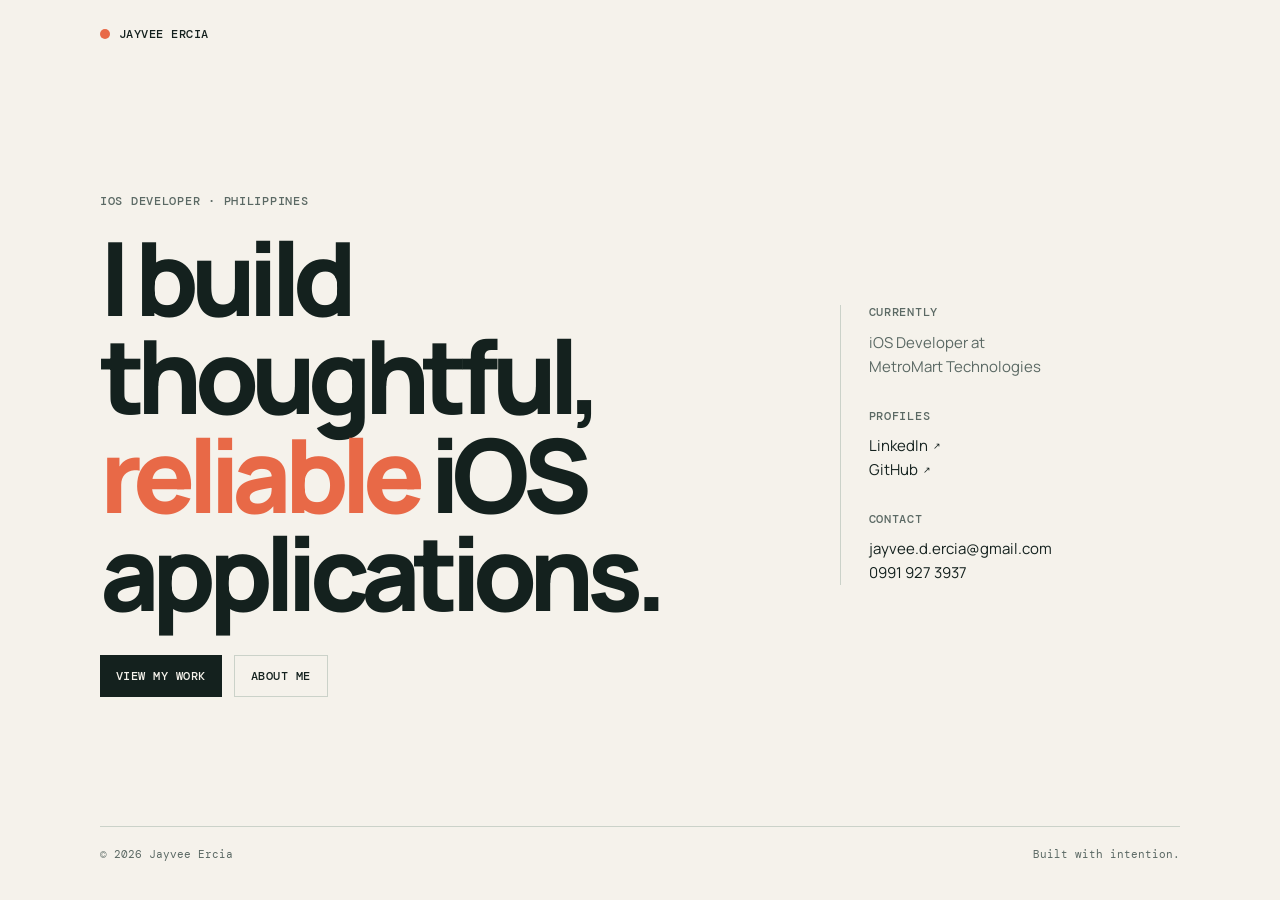
<file: index.html>
<!doctype html>
<html lang="en">

<head>
  <meta charset="UTF-8">
  <meta name="viewport" content="width=device-width, initial-scale=1.0">
  <meta name="description" content="Jayvee Ercia — iOS Developer based in the Philippines.">
  <title>Jayvee Ercia — iOS Developer</title>
  <link rel="preconnect" href="https://fonts.googleapis.com">
  <link rel="preconnect" href="https://fonts.gstatic.com" crossorigin>
  <link href="https://fonts.googleapis.com/css2?family=DM+Mono:wght@400;500&family=Manrope:wght@400;500;600;700;800&display=optional" rel="stylesheet">
  <link rel="stylesheet" href="styles.css?v=4">
</head>

<body>
  <div class="page">
    <nav>
      <a class="brand" href="index.html">
        <i></i>Jayvee Ercia
      </a>
    </nav>

    <main id="top">
      <section>
        <div class="eyebrow">iOS Developer · Philippines</div>

        <h1>I build thoughtful, <em>reliable</em> iOS applications.</h1>

        <div class="home-actions">
          <a class="button button-primary" href="projects.html">View my work</a>
          <a class="button button-secondary" href="about.html">About me</a>
        </div>
      </section>

      <aside class="side">
        <div>
          <div class="label">Currently</div>
          <p>iOS Developer at<br>MetroMart Technologies</p>
        </div>

        <div>
          <div class="label">PROFILES</div>

          <p>
            <a class="contact" href="https://www.linkedin.com/in/jayvee-e/" target="_blank" rel="noreferrer">
              LinkedIn <span aria-hidden="true">↗</span>
            </a><br>

            <a class="contact" href="https://github.com/lcaxgg" target="_blank" rel="noreferrer">
              GitHub <span aria-hidden="true">↗</span>
            </a>
          </p>
        </div>

        <div>
          <div class="label">Contact</div>

          <p>
            <a class="contact" href="mailto:jayvee.d.ercia@gmail.com">
              jayvee.d.ercia@gmail.com
            </a><br>

            <a class="contact" href="tel:+639919273937">
              0991 927 3937
            </a><br>
          </p>
        </div>

      </aside>
    </main>

    <footer>
      <span>© 2026 Jayvee Ercia</span>
      <span>Built with intention.</span>
    </footer>
  </div>
</body>

</html>
</file>
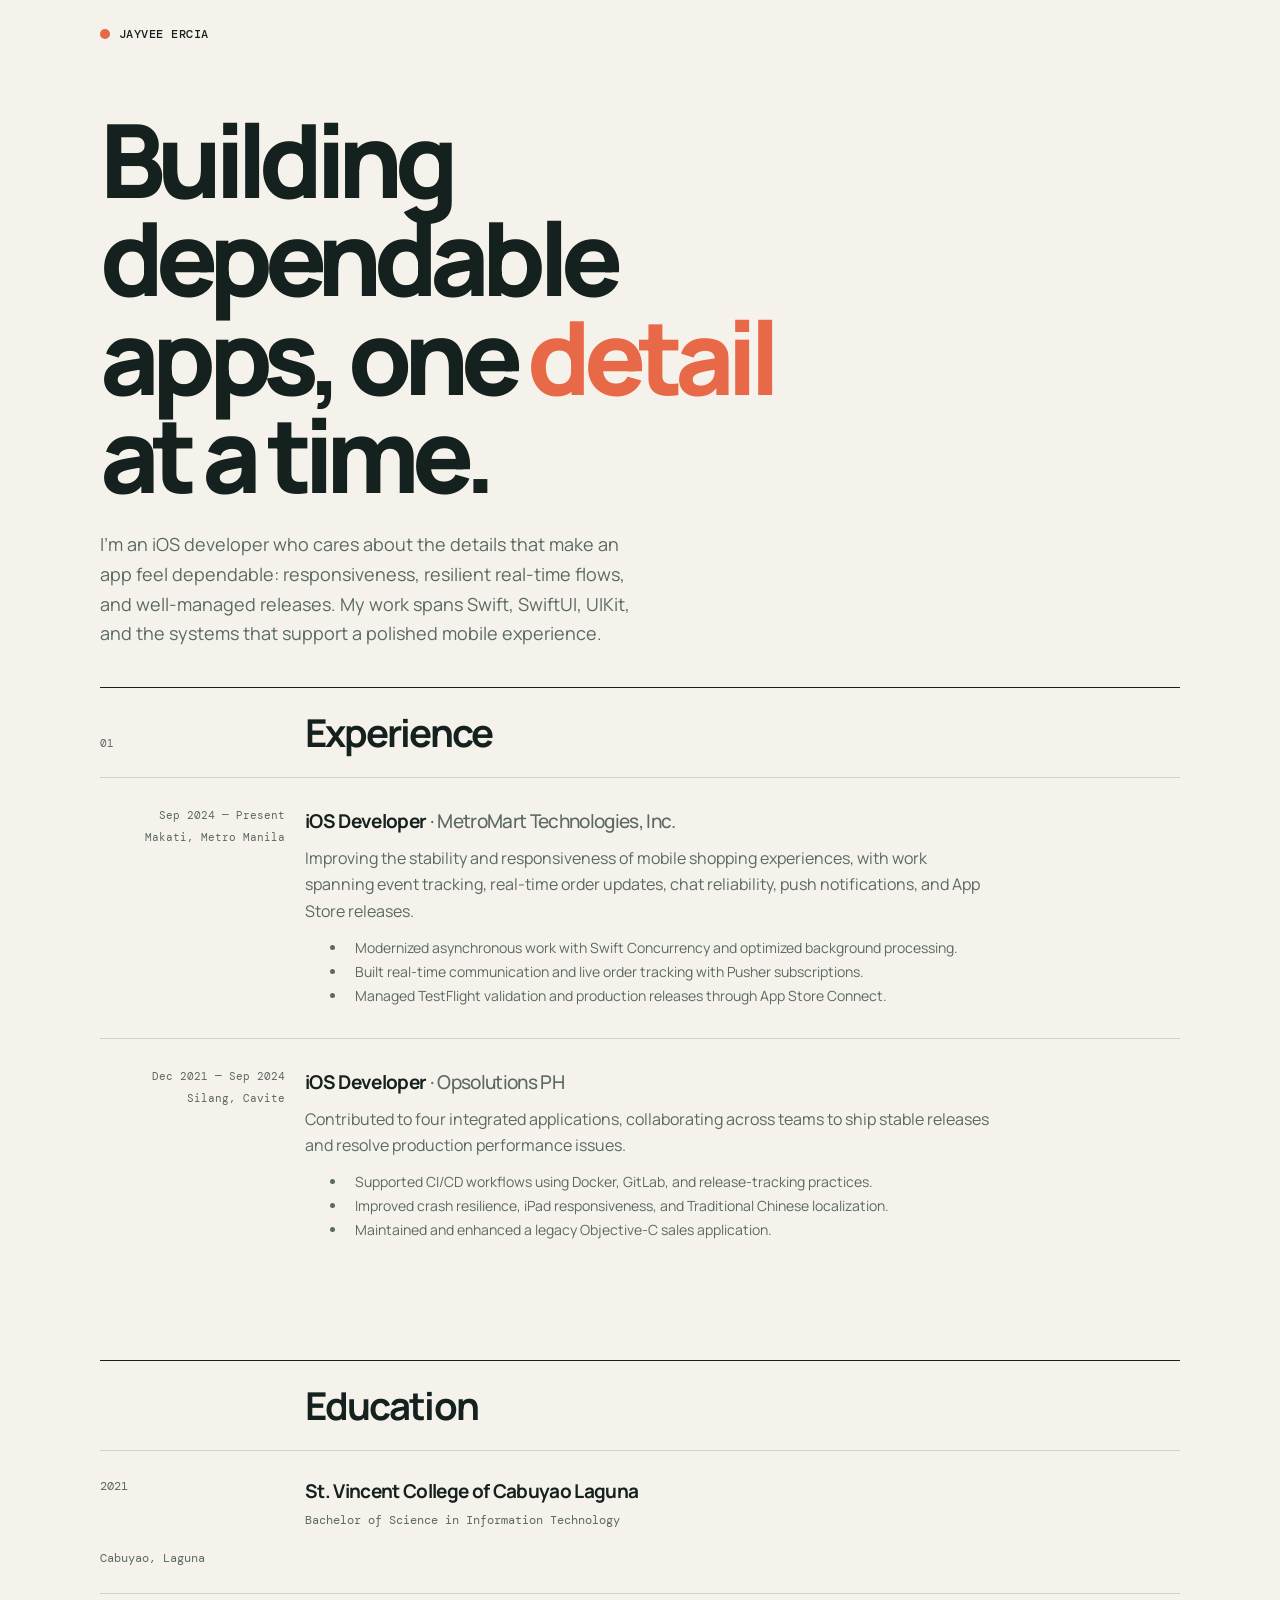
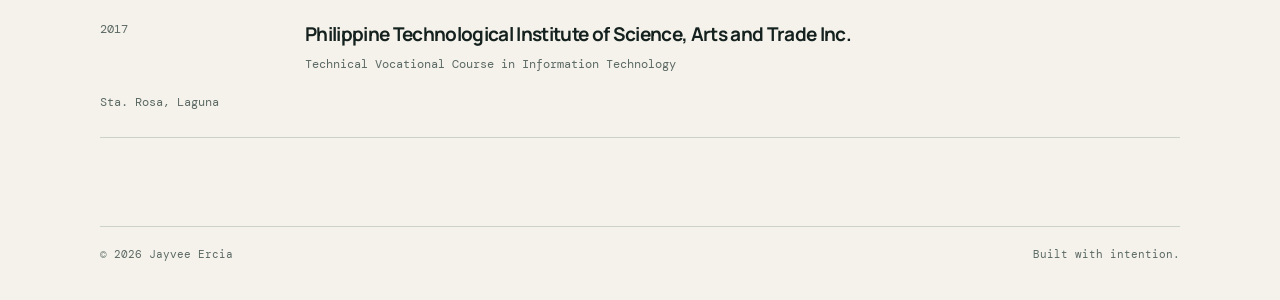
<file: about.html>
<!doctype html>
<html lang="en">
<head>
  <meta charset="UTF-8">
  <meta name="viewport" content="width=device-width, initial-scale=1.0">
  <meta name="description" content="About Jayvee Ercia, iOS Developer.">
  <title>About — Jayvee Ercia</title>
  <link rel="preconnect" href="https://fonts.googleapis.com">
  <link rel="preconnect" href="https://fonts.gstatic.com" crossorigin>
  <link href="https://fonts.googleapis.com/css2?family=DM+Mono:wght@400;500&family=Manrope:wght@400;500;600;700;800&display=optional" rel="stylesheet">
  <link rel="stylesheet" href="styles.css?v=4">
</head>
<body>
  <div class="page">
    <nav><a class="brand" href="index.html"><i></i>Jayvee Ercia</a></nav>
    <main class="about-hero">
      <section><h1>Building dependable apps, one <em>detail</em> at a time.</h1><p class="intro">I’m an iOS developer who cares about the details that make an app feel dependable: responsiveness, resilient real-time flows, and well-managed releases. My work spans Swift, SwiftUI, UIKit, and the systems that support a polished mobile experience.</p></section>
    </main>
    <section class="details" aria-label="Experience">
      <div class="section-heading"><span>01</span><h2>Experience</h2></div>
      <div class="timeline">
        <article class="role"><div class="role-meta"><span>Sep 2024 — Present</span><span>Makati, Metro Manila</span></div><div><h3>iOS Developer <span>· MetroMart Technologies, Inc.</span></h3><p>Improving the stability and responsiveness of mobile shopping experiences, with work spanning event tracking, real-time order updates, chat reliability, push notifications, and App Store releases.</p><ul><li>Modernized asynchronous work with Swift Concurrency and optimized background processing.</li><li>Built real-time communication and live order tracking with Pusher subscriptions.</li><li>Managed TestFlight validation and production releases through App Store Connect.</li></ul></div></article>
        <article class="role"><div class="role-meta"><span>Dec 2021 — Sep 2024</span><span>Silang, Cavite</span></div><div><h3>iOS Developer <span>· Opsolutions PH</span></h3><p>Contributed to four integrated applications, collaborating across teams to ship stable releases and resolve production performance issues.</p><ul><li>Supported CI/CD workflows using Docker, GitLab, and release-tracking practices.</li><li>Improved crash resilience, iPad responsiveness, and Traditional Chinese localization.</li><li>Maintained and enhanced a legacy Objective-C sales application.</li></ul></div></article>
      </div>
    </section>
    <section class="details education" aria-label="Education">
      <div class="section-heading"><span></span><h2>Education</h2></div>
      <div class="education-list">
        <article><span>2021</span><div><h3>St. Vincent College of Cabuyao Laguna</h3><p>Bachelor of Science in Information Technology</p></div><span>Cabuyao, Laguna</span></article>
        <article><span>2017</span><div><h3>Philippine Technological Institute of Science, Arts and Trade Inc.</h3><p>Technical Vocational Course in Information Technology</p></div><span>Sta. Rosa, Laguna</span></article>
      </div>
    </section>
    <footer><span>© 2026 Jayvee Ercia</span><span>Built with intention.</span></footer>
  </div>
</body>
</html>
</file>
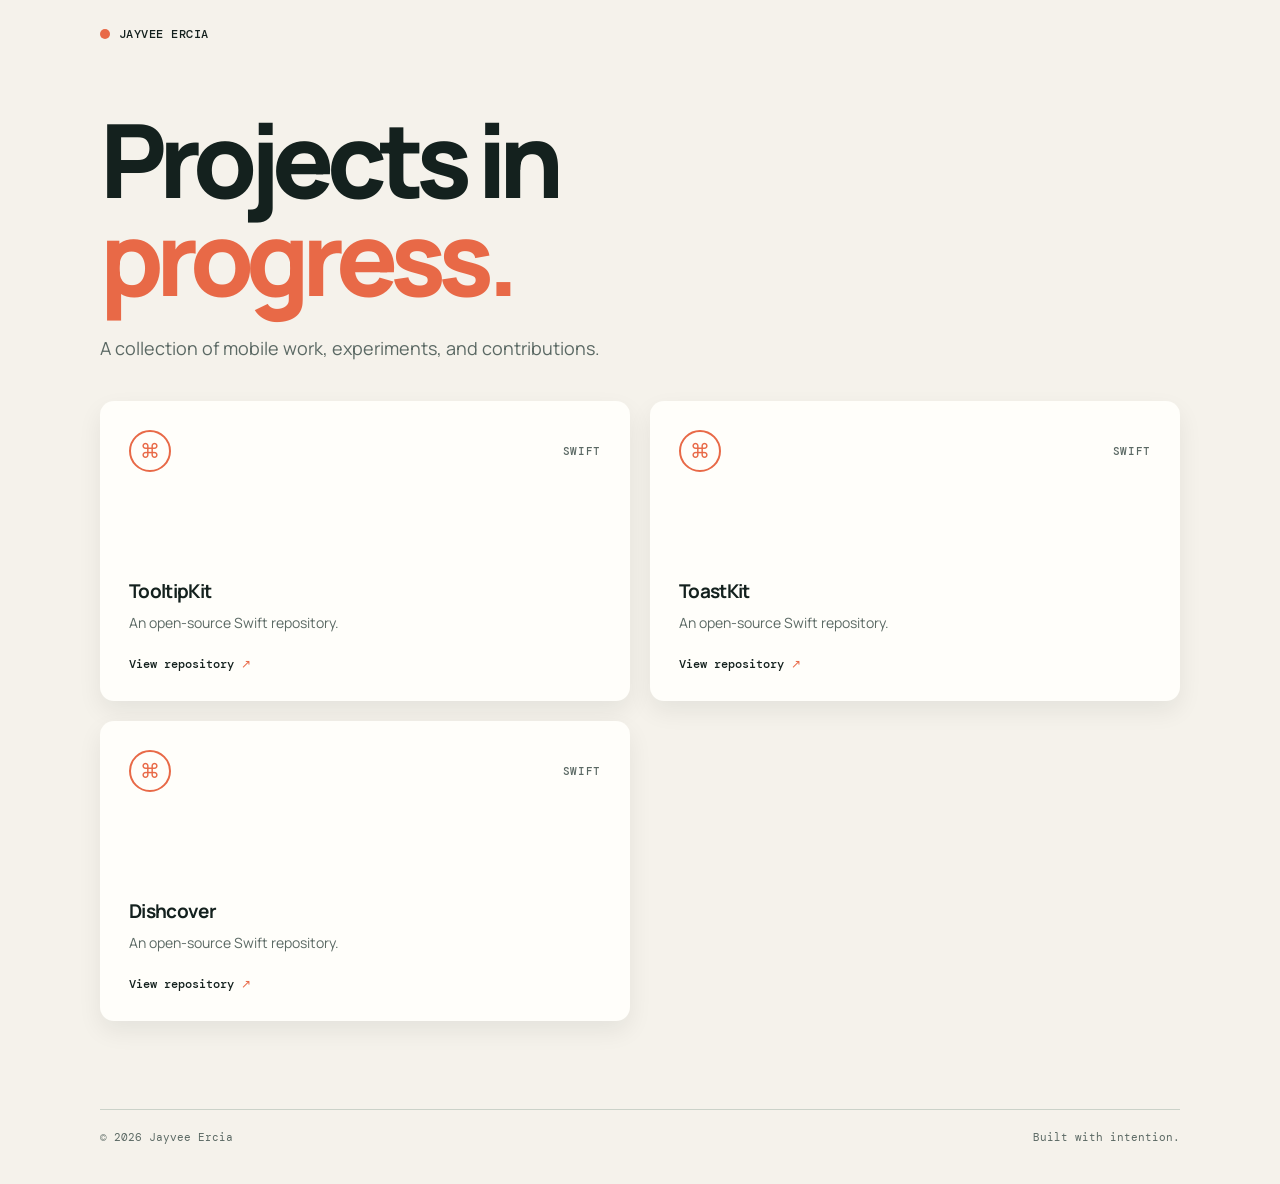
<file: projects.html>
<!doctype html>
<html lang="en">
<head>
  <meta charset="UTF-8">
  <meta name="viewport" content="width=device-width, initial-scale=1.0">
  <meta name="description" content="Projects by Jayvee Ercia, iOS Developer.">
  <title>Projects — Jayvee Ercia</title>
  <link rel="preconnect" href="https://fonts.googleapis.com">
  <link rel="preconnect" href="https://fonts.gstatic.com" crossorigin>
  <link href="https://fonts.googleapis.com/css2?family=DM+Mono:wght@400;500&family=Manrope:wght@400;500;600;700;800&display=optional" rel="stylesheet">
  <link rel="stylesheet" href="styles.css?v=4">
</head>
<body>
  <div class="page">
    <nav><a class="brand" href="index.html"><i></i>Jayvee Ercia</a></nav>
    <main class="project-hero">
      <section>
        <h1>Projects in <em>progress.</em></h1>
        <p class="intro">A collection of mobile work, experiments, and contributions.</p>
      </section>
    </main>
    <section class="details projects" aria-label="GitHub projects">
      <div class="project-grid">
        <a class="project-card" href="https://github.com/lcaxgg/TooltipKit" target="_blank" rel="noreferrer"><div class="project-card-top"><span class="project-icon">⌘</span><span class="project-type">Swift</span></div><h3>TooltipKit</h3><p>An open-source Swift repository.</p><span class="project-link">View repository <span aria-hidden="true">↗</span></span></a>
        <a class="project-card" href="https://github.com/lcaxgg/ToastKit" target="_blank" rel="noreferrer"><div class="project-card-top"><span class="project-icon">⌘</span><span class="project-type">Swift</span></div><h3>ToastKit</h3><p>An open-source Swift repository.</p><span class="project-link">View repository <span aria-hidden="true">↗</span></span></a>
        <a class="project-card" href="https://github.com/lcaxgg/Dishcover" target="_blank" rel="noreferrer"><div class="project-card-top"><span class="project-icon">⌘</span><span class="project-type">Swift</span></div><h3>Dishcover</h3><p>An open-source Swift repository.</p><span class="project-link">View repository <span aria-hidden="true">↗</span></span></a>
      </div>
    </section>
    <footer><span>© 2026 Jayvee Ercia</span><span>Built with intention.</span></footer>
  </div>
</body>
</html>
</file>
<file: styles.css>
:root {
  --ink: #14211e;
  --muted: #5b6964;
  --paper: #f5f2eb;
  --accent: #e86947;
  --line: #cbd2c9;
  --meta-column: 185px;
}

* { box-sizing: border-box; }
html { scroll-behavior: smooth; overflow-y: scroll; }
body { margin: 0; font-family: Manrope, Arial, sans-serif; color: var(--ink); background: var(--paper); }

.page { max-width: 1160px; min-height: 100vh; margin: auto; padding: 28px 40px 38px; display: flex; flex-direction: column; }
nav { display: flex; justify-content: space-between; align-items: center; font: 500 12px/1 'DM Mono', monospace; letter-spacing: .04em; text-transform: uppercase; }
.nav-links { display: flex; align-items: center; gap: 22px; }
.brand { display: flex; align-items: center; gap: 9px; text-decoration: none; color: inherit; }
.brand i { width: 10px; height: 10px; display: block; border-radius: 50%; background: var(--accent); }
nav a:not(.brand) { color: var(--muted); text-decoration: none; border-bottom: 1px solid transparent; padding-bottom: 4px; }
nav a:not(.brand):hover,
nav a:not(.brand).active {
  color: var(--ink);
  border-bottom-color: var(--accent);
}

main {
  flex: 1;
  display: grid;
  grid-template-columns: 1.55fr .8fr;
  gap: 80px;
  align-items: center;
  padding: 100px 0 75px;
}

.project-hero {
  min-height: 0;
  flex: 0;
  padding: 50px 0 20px;
  grid-template-columns: minmax(0, 760px);
}

.about-hero {
  min-height: 0;
  flex: 0;
  padding: 50px 0 20px;
  grid-template-columns: minmax(0, 760px);
}

.eyebrow,
.label {
  font: 500 12px/1.2 'DM Mono', monospace;
  letter-spacing: .06em;
  text-transform: uppercase;
  color: var(--muted);
}

h1 {
  margin: 20px 0 27px;
  font-size: clamp(3.4rem, 8vw, 7.2rem);
  line-height: .96;
  letter-spacing: -.075em;
  font-weight: 800;
  max-width: 800px;
}

h1 em {
  color: var(--accent);
  font-style: normal;
}

.intro {
  max-width: 530px;
  font-size: 18px;
  line-height: 1.65;
  color: var(--muted);
}

.intro strong {
  color: var(--ink);
  font-weight: 700;
}

.home-actions {
  display: flex;
  flex-wrap: wrap;
  gap: 12px;
  margin-top: 34px;
}

.button {
  display: inline-flex;
  align-items: center;
  min-height: 42px;
  padding: 0 16px;
  font: 500 12px/1 'DM Mono', monospace;
  text-decoration: none;
  text-transform: uppercase;
  letter-spacing: .04em;
}

.button-primary {
  color: var(--paper);
  background: var(--ink);
}

.button-secondary {
  color: var(--ink);
  border: 1px solid var(--line);
}

.button:hover {
  transform: translateY(-2px);
  transition: transform .18s ease;
}

.side {
  border-left: 1px solid var(--line);
  padding-left: 28px;
  display: grid;
  gap: 30px;
}

.side p {
  margin: 11px 0 0;
  font-size: 15px;
  line-height: 1.6;
  color: var(--muted);
}

.scope {
  display: flex;
  flex-wrap: wrap;
  gap: 8px;
  margin-top: 12px;
}

.scope span {
  border: 1px solid var(--line);
  padding: 6px 9px;
  font: 400 11px/1 'DM Mono', monospace;
  color: var(--ink);
}

/* Forces the next skill onto a new line */
.scope .break {
  flex-basis: 100%;
  height: 0;
  padding: 0;
  border: 0;
}

.contact {
  display: inline-flex;
  gap: 5px;
  color: var(--ink);
  text-decoration: none;
  transition: color .18s ease, transform .18s ease;
}

.contact:hover {
  color: var(--accent);
  transform: translateX(3px);
}

.contact span {
  display: inline-block;
  font-size: inherit;
  transform: scale(.62);
  transform-origin: left center;
}

footer {
  padding-top: 20px;
  border-top: 1px solid var(--line);
  display: flex;
  justify-content: space-between;
  gap: 20px;
  font: 400 11px/1.4 'DM Mono', monospace;
  color: var(--muted);
}

.details {
  padding: 0 0 88px;
}

.section-heading {
  display: grid;
  grid-template-columns: var(--meta-column) 1fr;
  gap: 20px;
  align-items: baseline;
  padding: 18px 0;
  border-top: 1px solid var(--ink);
}

.section-heading span,
.role-meta,
.project-number {
  font: 400 11px/1.4 'DM Mono', monospace;
  color: var(--muted);
}

.section-heading h2 {
  margin: 0;
  font-size: clamp(1.7rem, 3vw, 2.5rem);
  letter-spacing: -.05em;
}

.role {
  display: grid;
  grid-template-columns: var(--meta-column) 1fr;
  gap: 20px;
  padding: 30px 0;
  border-top: 1px solid var(--line);
}

.role-meta {
  display: grid;
  align-content: start;
  justify-items: end;
  gap: 7px;
  text-align: right;
}

.role-meta span:first-child {
  white-space: nowrap;
}

.role h3,
.education-list h3,
.project-grid h3 {
  margin: 0;
  font-size: 19px;
  letter-spacing: -.035em;
}

.role h3 span {
  color: var(--muted);
  font-weight: 500;
}

.role p {
  max-width: 690px;
  margin: 11px 0 12px;
  line-height: 1.65;
  color: var(--muted);
}

.role ul {
  margin: 0;
  padding-left: 42px;
  color: var(--muted);
  font-size: 14px;
  line-height: 1.7;
}

.role li {
  padding-left: 8px;
}

.education-list {
  border-top: 1px solid var(--line);
}

.education-list article {
  display: grid;
  grid-template-columns: var(--meta-column) 1fr;
  gap: 20px;
  padding: 26px 0;
  border-bottom: 1px solid var(--line);
  font: 400 12px/1.5 'DM Mono', monospace;
  color: var(--muted);
}

.education-list h3 {
  font-family: Manrope, Arial, sans-serif;
  color: var(--ink);
}

.education-list p {
  margin: 6px 0 0;
}

.education-meta {
  display: grid;
  align-content: start;
  gap: 7px;
}

.project-grid {
  display: grid;
  grid-template-columns: repeat(2, minmax(0, 1fr));
  gap: 20px;
}

.project-card {
  min-height: 300px;
  padding: 28px;
  display: flex;
  flex-direction: column;
  align-items: flex-start;
  background: #fffefa;
  border: 1px solid transparent;
  border-radius: 14px;
  box-shadow: 0 10px 24px rgba(20, 33, 30, .07);
  transition: transform .18s ease, box-shadow .18s ease, border-color .18s ease;
  color: var(--ink);
  text-decoration: none;
}

.project-card + .project-card {
  border-left: 1px solid transparent;
  padding-left: 28px;
}

.project-card:hover {
  border-color: var(--accent);
  box-shadow: 0 14px 30px rgba(20, 33, 30, .11);
  transform: translateY(-4px);
}

.project-card-top {
  display: flex;
  width: 100%;
  align-items: center;
  justify-content: space-between;
  margin-bottom: auto;
}

.project-icon {
  display: grid;
  width: 42px;
  height: 42px;
  place-items: center;
  border: 2px solid var(--accent);
  border-radius: 50%;
  color: var(--accent);
  font: 500 20px/1 'DM Mono', monospace;
}

.project-type {
  color: var(--muted);
  font: 500 11px/1 'DM Mono', monospace;
  letter-spacing: .06em;
  text-transform: uppercase;
}

.project-grid h3 {
  margin-bottom: 8px;
}

.project-grid p {
  max-width: 360px;
  margin: 0;
  color: var(--muted);
  font-size: 14px;
  line-height: 1.6;
}

.project-link {
  margin-top: 22px;
  color: var(--ink);
  font: 500 12px/1.3 'DM Mono', monospace;
}

.project-link span { color: var(--accent); }

@media (max-width: 680px) {
  .page {
    padding: 24px 22px 28px;
  }

  nav {
    align-items: flex-start;
    gap: 20px;
  }

  .nav-links {
    gap: 13px;
    flex-wrap: wrap;
    justify-content: flex-end;
    line-height: 1.5;
  }

  main {
    grid-template-columns: 1fr;
    gap: 50px;
    padding: 75px 0 60px;
  }

  .side {
    border-left: 0;
    border-top: 1px solid var(--line);
    padding: 25px 0 0;
  }

  .section-heading,
  .role {
    grid-template-columns: 1fr;
    gap: 10px;
  }

  .education-list article {
    grid-template-columns: 1fr;
    gap: 7px;
  }

  .project-grid {
    grid-template-columns: 1fr;
  }

  .project-card + .project-card {
    border-left: 0;
    padding-left: 28px;
  }

  footer {
    flex-direction: column;
  }
}
</file>
